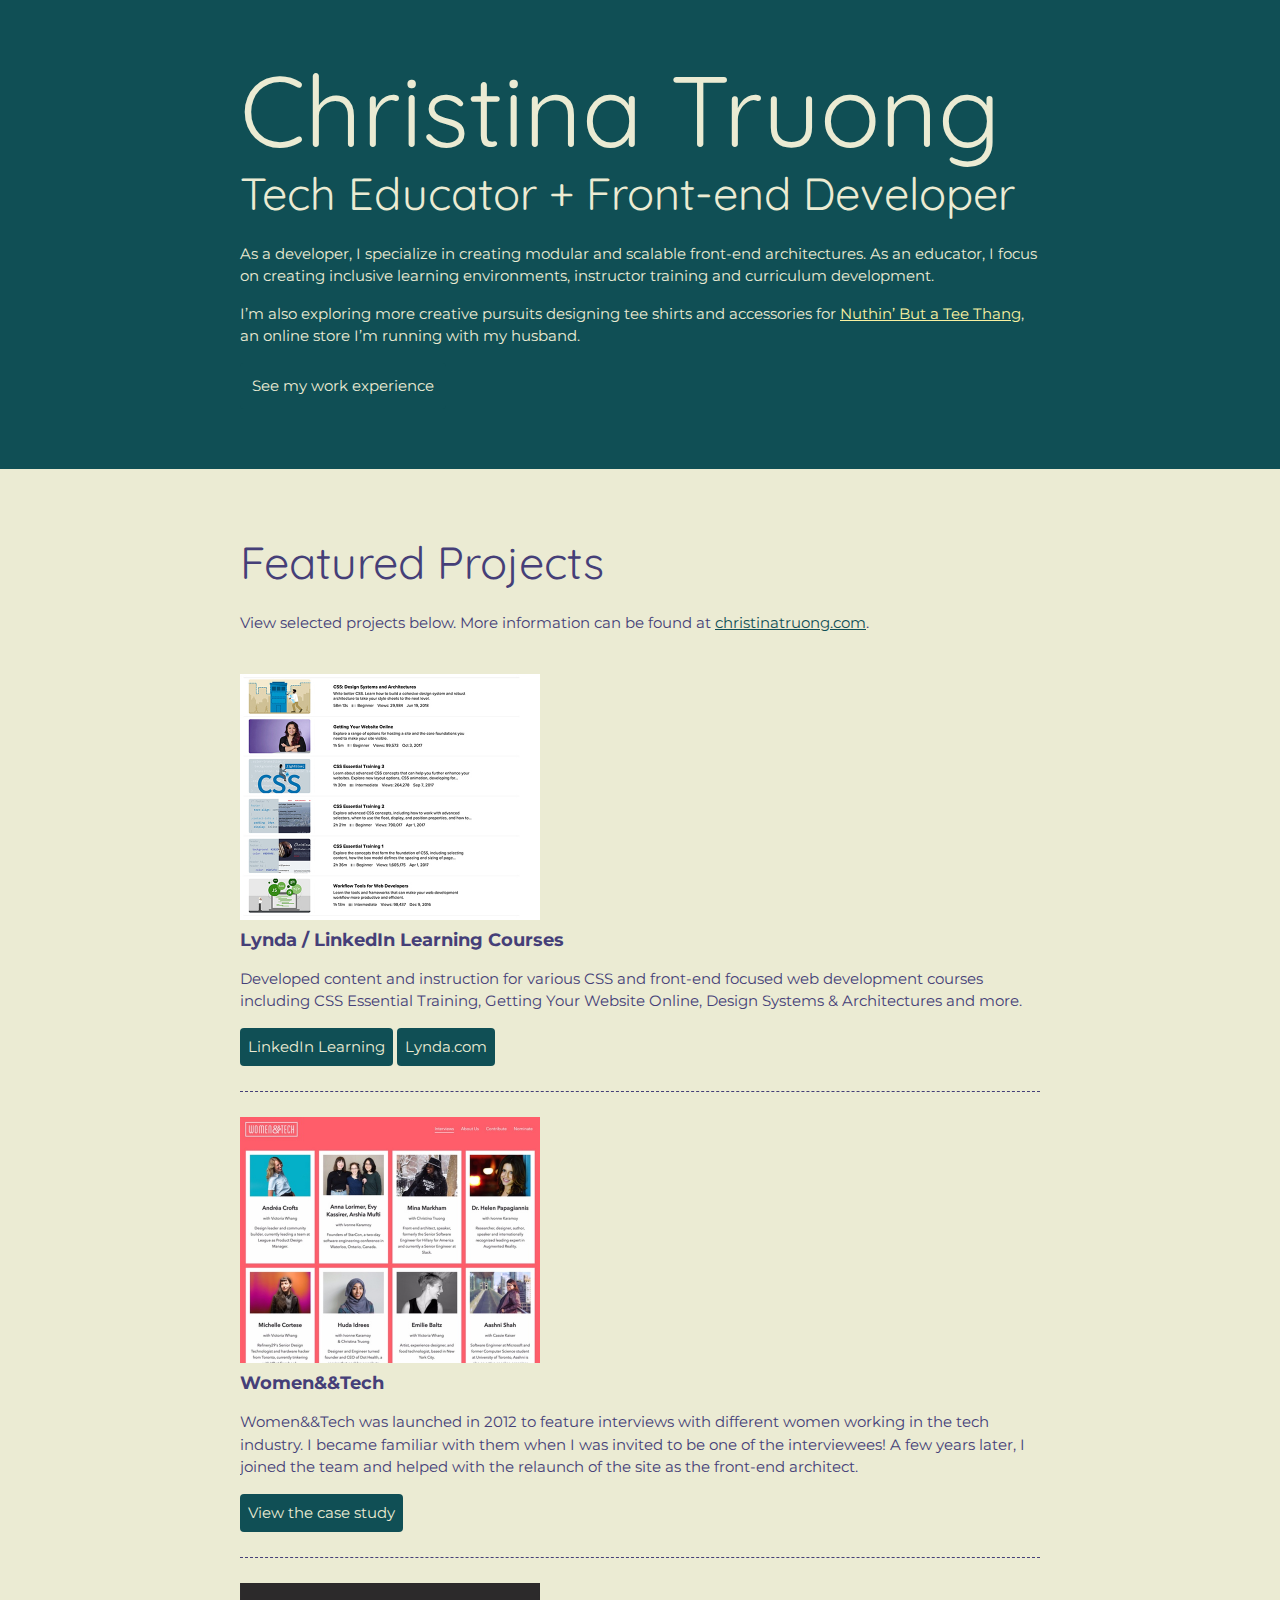
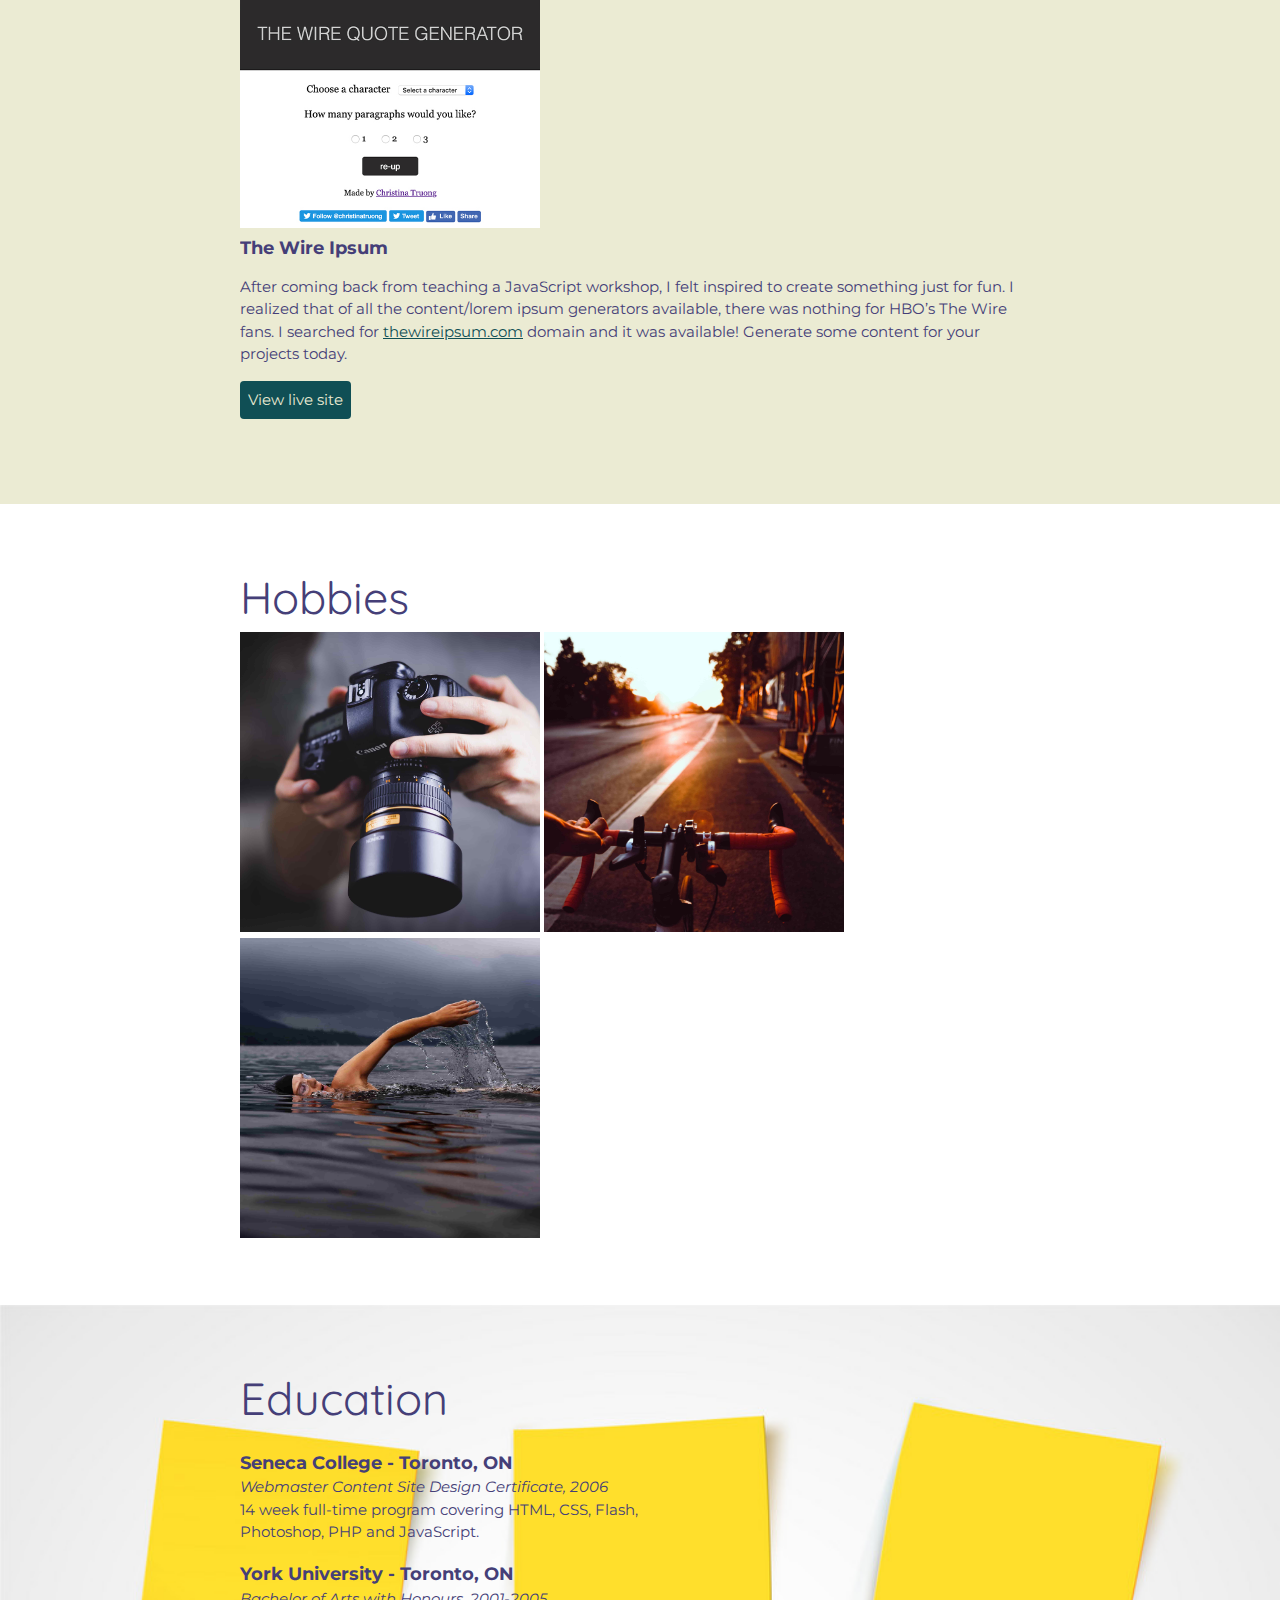
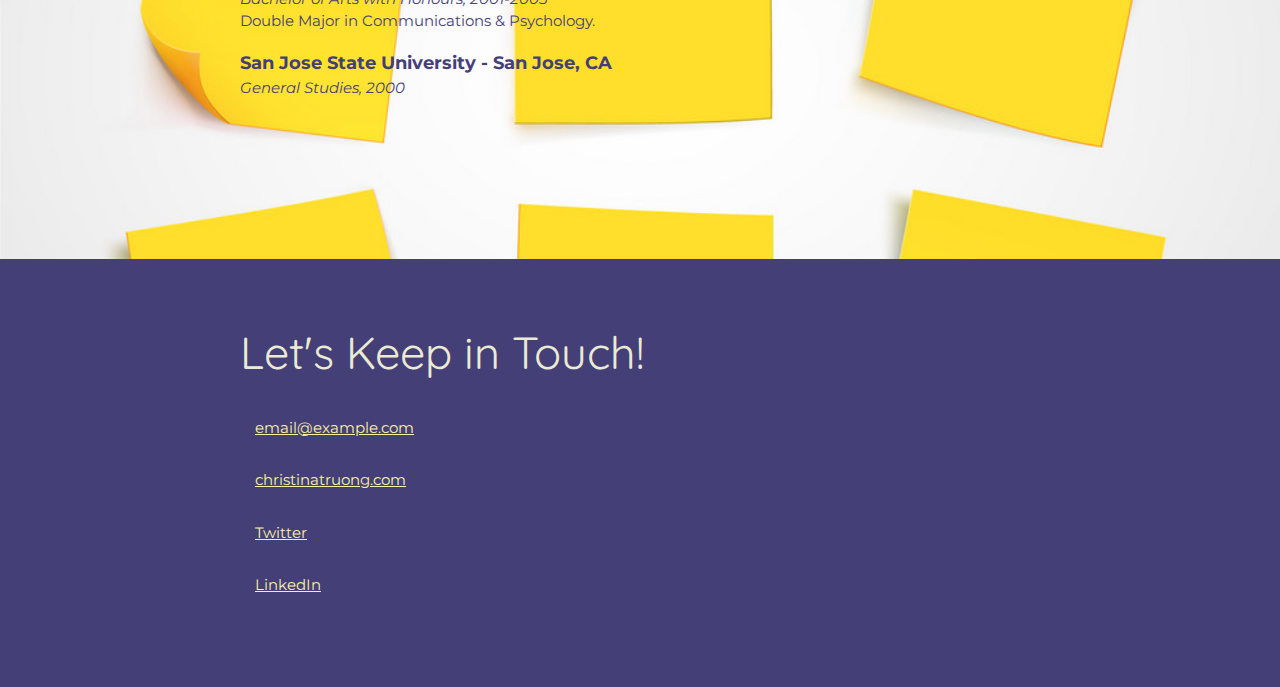
<file: index.html>
<!DOCTYPE html>
<html lang="en">
  <head>
    <meta charset="UTF-8">
    <meta name="viewport" content="width=device-width, initial-scale=1.0">
    <title>Christina Truong, Tech Educator + Front-end Developer</title>
    <link href="https://fonts.googleapis.com/css?family=Caveat|Montserrat:400,600&display=swap" rel="stylesheet">
    <link href="https://fonts.googleapis.com/css?family=Quicksand&display=swap" rel="stylesheet">
    <link rel="stylesheet" href="css/styles.css">
  </head>
  <body>
    <main>
      <!-- ***************  ABOUT / PROFILE  **************** -->
      <header>
        <div class="content-wrap">
          <h1>Christina Truong</h1>
          <h2>Tech Educator + Front-end Developer</h2>

          <p>As a developer, I specialize in creating modular and scalable front-end architectures. As an educator, I focus on creating inclusive learning environments, instructor training and curriculum development.</p>
          <p>I’m also exploring more creative pursuits designing tee shirts and accessories for <a href="http://teethang.com" target="_blank">Nuthin’ But a Tee Thang</a>, an online store I’m running with my husband.</p>
          <a class="btn-workexp" href="workexp.html">See my work experience</a>
        </div>
      </header>

      <!-- ************ PROJECTS / PORTFOLIO  ************** -->
      <section class="projects">
        <div class="content-wrap divider">
          <h2>Featured Projects</h2>
          <p>View selected projects below. More information can be found at <a href="http://christinatruong.com">christinatruong.com</a>.</p>

          <!-- Project 1 -->
          <section class="project-item">
            <img src="images/project-courses.jpg" alt="Lynda & LinkedIn Learning course list">
            <h3>Lynda / LinkedIn Learning Courses</h3>
            <p>Developed content and instruction for various CSS and front-end focused web development courses including CSS Essential Training, Getting Your Website Online, Design Systems & Architectures and more.</p>
            <a class="btn" href="https://www.linkedin.com/learning/instructors/christina-truong?u=2125562" target="_blank">LinkedIn Learning</a>
            <a class="btn" href="https://www.lynda.com/Christina-Truong/7842227-1.html">Lynda.com</a>
          </section>

          <!-- Project 2 -->
          <section class="project-item">
            <img src="images/project-women-tech.jpg" alt="Women and Tech website">
            <h3>Women&&Tech</h3>
            <p>Women&&Tech was launched in 2012 to feature interviews with different women working in the tech industry. I became familiar with them when I was invited to be one of the interviewees! A few years later, I joined the team and helped with the relaunch of the site as the front-end architect.</p>
            <a class="btn" href="http://christinatruong.com/projects/women-and-tech-redesign.html" target="_blank">View the case study</a>
          </section>

          <!-- Project 3 -->
          <section class="project-item">
            <img src="images/project-wire-ipsum.jpg" alt="The Wire Ipsum website">
            <h3>The Wire Ipsum</h3>
            <p>After coming back from teaching a JavaScript workshop, I felt inspired to create something just for fun. I realized that of all the content/lorem ipsum generators available, there was nothing for HBO’s The Wire fans. I searched for <a href="http://thewireipsum.com" target="_blank">thewireipsum.com</a> domain and it was available! Generate some content for your projects today.</p>
            <a class="btn" href="http://thewireipsum.com" target="_blank">View live site</a>
          </section>
        </div>
      </section>

      <!-- ****************  HOBBIES  ******************** -->
      <section class="hobbies">
        <div class="content-wrap divider">
          <h2>Hobbies</h2>
          <a href="https://images.unsplash.com/photo-1520390138845-fd2d229dd553?ixlib=rb-1.2.1&ixid=eyJhcHBfaWQiOjEyMDd9&auto=format&fit=crop&w=2978&q=80" target="_blank"> <img class="img-hobby" src="images/photography.jpg" alt="Photography"></a>
          <a href="https://images.unsplash.com/photo-1475666675596-cca2035b3d79?ixlib=rb-1.2.1&ixid=eyJhcHBfaWQiOjEyMDd9&auto=format&fit=crop&w=1950&q=80" target="_blank"> <img class="img-hobby" src="images/cycling.jpg" alt="Cycling"></a>
          <a href="https://images.unsplash.com/photo-1438029071396-1e831a7fa6d8?ixlib=rb-1.2.1&ixid=eyJhcHBfaWQiOjEyMDd9&auto=format&fit=crop&w=3092&q=80" target="_blank"> <img class="img-hobby" src="images/swimming.jpg" alt="Swimming"></a>
        </div>

      </section>
      

      <!-- *************  EDUCATION & CERTIFICATIONS *********** -->
      <section class="education">
        <div class="content-wrap item-details">
          <h2>Education</h2>

          <section>
            <h3>Seneca College - Toronto, ON</h3>
            <p>Webmaster Content Site Design Certificate, 2006</p>
            <p>14 week full-time program covering HTML, CSS, Flash, Photoshop, PHP and JavaScript.</p>
          </section>

          <section>
            <h3>York University - Toronto, ON</h3>
            <p>Bachelor of Arts with Honours, 2001-2005</p>
            <p>Double Major in Communications & Psychology.</p>
          </section>

          <section>
            <h3>San Jose State University - San Jose, CA</h3>
            <p>General Studies, 2000</p>
          </section>
        </div>
      </section>

      <!-- ************  CONTACT INFO / SOCIAL MEDIA  ************ -->
      <footer>
        <div class="content-wrap">
          <h2>Let's Keep in Touch!</h2>

          <!-- Social media and contact links. Add or remove any networks. -->
          <ul class="contact-list">
            <li><a href="mailto:email@example.com">email@example.com</a></li>
            <li><a href="http://christinatruong.com" target="_blank">christinatruong.com</a></li>
            <li><a href="http://twitter.com/christinatruong" target="_blank">Twitter</a></li>
            <li><a href="#" target="_blank">LinkedIn</a></li>
          </ul>
        </div>
      </footer>
    </main>
  </body>
</html>
</file>
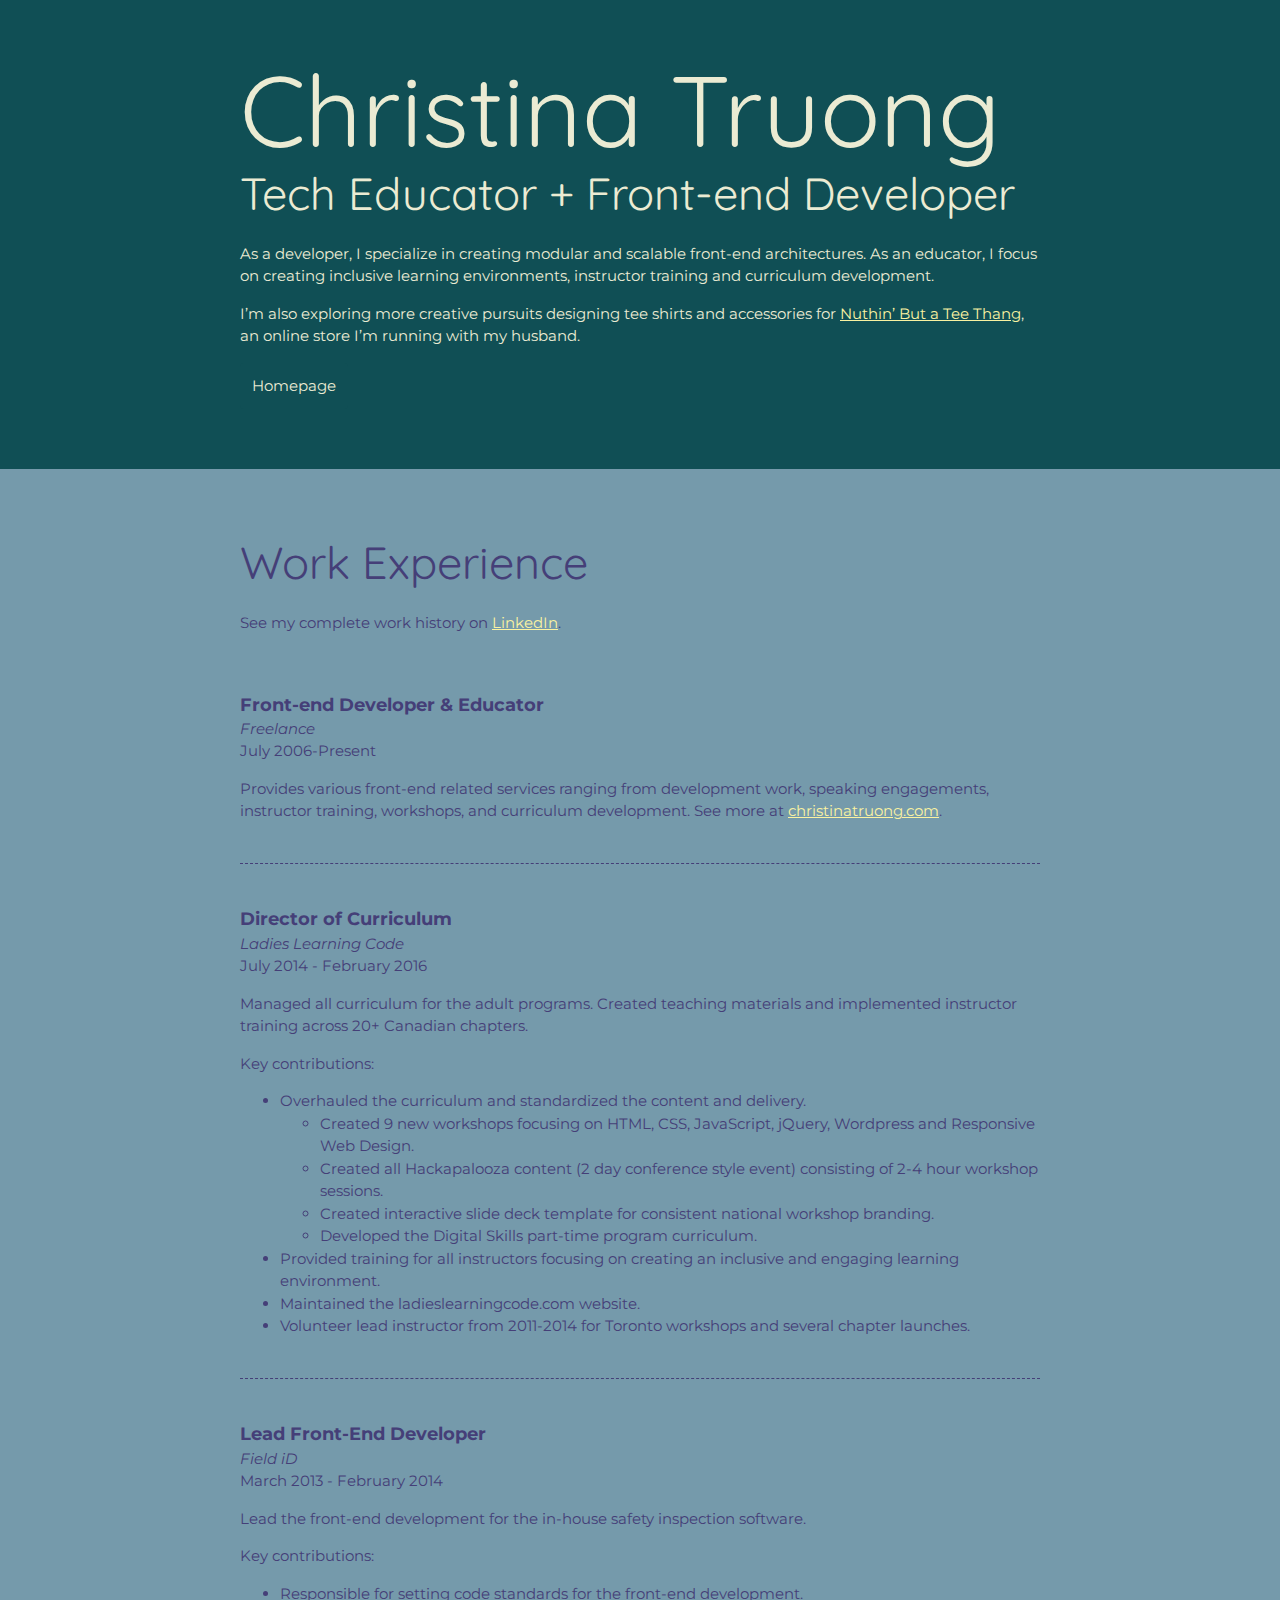
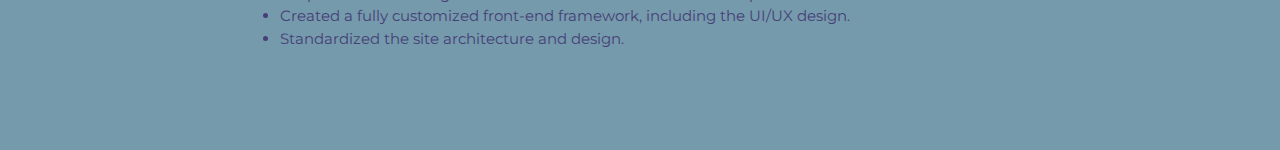
<file: workexp.html>
<!DOCTYPE html>
<html lang="en">
  <head>
    <meta charset="UTF-8">
    <meta name="viewport" content="width=device-width, initial-scale=1.0">
    <title>Christina Truong, Tech Educator + Front-end Developer</title>
    <link href="https://fonts.googleapis.com/css?family=Caveat|Montserrat:400,600&display=swap" rel="stylesheet">
    <link href="https://fonts.googleapis.com/css?family=Quicksand&display=swap" rel="stylesheet">
    <link rel="stylesheet" href="css/styles.css">
  </head>
  <body>
    <main>
      <!-- ***************  ABOUT / PROFILE  **************** -->
      <header>
        <div class="content-wrap">
          <h1>Christina Truong</h1>
          <h2>Tech Educator + Front-end Developer</h2>

          <p>As a developer, I specialize in creating modular and scalable front-end architectures. As an educator, I focus on creating inclusive learning environments, instructor training and curriculum development.</p>
          <p>I’m also exploring more creative pursuits designing tee shirts and accessories for <a href="http://teethang.com" target="_blank">Nuthin’ But a Tee Thang</a>, an online store I’m running with my husband.</p>
          <a class="btn-workexp" href="index.html">Homepage</a>
        </div>
      </header>
      <section class="work-experience">
        <div class="content-wrap item-details divider">
          <h2>Work Experience</h2>
          <p>See my complete work history on <a href="https://www.linkedin.com/in/christinatruong/">LinkedIn</a>.</p>


          <!-- Job 1 -->
          <section class="job-item">
            <div class="job-details">
              <h3>Front-end Developer & Educator</h3>
              <p>Freelance</p>
              <p>July 2006-Present</p>
            </div>
            <div class="job-summary">
              <p>Provides various front-end related services ranging from development work, speaking engagements, instructor training, workshops, and curriculum development. See more at  <a href="http://christinatruong.com">christinatruong.com</a>.</p>
            </div>
          </section>

          <!-- Job 2 -->
          <section class="job-item">
            <div class="job-details">
              <h3>Director of Curriculum</h3>
              <p>Ladies Learning Code</p>
              <p>July 2014 - February 2016</p>
            </div>
            <div class="job-summary">
              <p>Managed all curriculum for the adult programs. Created teaching materials and implemented instructor training across 20+ Canadian chapters.</p>
              <p>Key contributions:</p>
              <ul>
                <li>Overhauled the curriculum and standardized the content and delivery.
                  <ul>
                    <li>Created 9 new workshops focusing on HTML, CSS, JavaScript, jQuery, Wordpress and Responsive Web Design.</li>
                    <li>Created all Hackapalooza content (2 day conference style event) consisting of 2-4 hour workshop sessions.</li>
                    <li>Created interactive slide deck template for consistent national workshop branding.</li>
                    <li>Developed the Digital Skills part-time program curriculum.</li>
                  </ul>
                </li>
                <li>Provided training for all instructors focusing on creating an inclusive and engaging learning environment.</li>
                <li>Maintained the ladieslearningcode.com website.</li>
                <li>Volunteer lead instructor from 2011-2014 for Toronto workshops and several chapter launches.</li>
              </ul>
            </div>
          </section>

          <!-- Job 3 -->
          <section class="job-item">
            <div class="job-details">
              <h3>Lead Front-End Developer</h3>
              <p>Field iD</p>
              <p>March 2013 - February 2014</p>
            </div>
            <div class="job-summary">
              <p>Lead the front-end development for the in-house safety inspection software.</p>
              <p>Key contributions:</p>
              <ul>
                <li>Responsible for setting code standards for the front-end development.</li>
                <li>Created a fully customized front-end framework, including the UI/UX design.</li>
                <li>Standardized the site architecture and design.</li>
              </ul>
            </div>
          </section>
        </div>
      </section>
  </main>
</body>
</html>
</file>
<file: css/styles.css>
/*
COLOR PALETTE
https://coolors.co/f7fff7-343434-2f3061-ffe66d-a1c6d7
#F7FFF7 - almost white
#343434 - dark gray - almost black
#2F3061 - blue dark
#FFE66D - yellow
#A1C6D7 - blue light

453F78
104F55
759AAB
FAF2A1
EBEBD3
*/


/* Global styles
------------------------------------*/
html {
  box-sizing: border-box;
}
*, *:before, *:after {
  box-sizing: inherit;
}

body {
  color: #453F78;
  margin: 0;
  padding: 0;
  font-family: 'Montserrat', sans-serif;
  font-size: 15px;
  line-height: 1.5;
}
img {
  width: 300px;
}
a {
  color: #FAF2A1;
}
a:hover {
  text-decoration: none;
}
h1 {
  font-size: 100px;
  line-height: 1;
}
h2 {
  font-size: 45px;
}
h1, h2 {
  font-family: 'Quicksand', sans-serif;
  font-weight: 400;
  margin: 0;
}
.content-wrap {
  max-width: 800px;
  width: 85%;
  margin: 0 auto;
  padding: 60px 0;
}
h3 {
  margin-bottom: 0;
}
.item-details h3 + p {
  font-style: italic;
}
.item-details h3 ~ p {
  margin: 0;
}
.divider > section {
  border-bottom: 1px dashed #453F78;
  padding: 25px 0;
}
.divider > section:last-of-type {
  border-bottom: none;
}


/* Profile
------------------------------------*/
header {
  background: #104F55;
  color: #EBEBD3;
}


/* Projects
------------------------------------*/
.projects {
  background: #EBEBD3;
}
.projects a {
  color: #104F55;
}
.projects .btn {
  color: #EBEBD3;
  background: #104F55;
  text-decoration: none;
  padding: 8px;
  border-radius: 4px;
  display: inline-block;
}
.projects .btn:hover {
  background: rgba(47, 48, 97, 80%);
}
.project-item {
  overflow: hidden;
}
.project-item h3 {
  margin-top: 0;
}


/* Work Experience
------------------------------------*/
.work-experience {
  background: #759AAB;
}

.btn-workexp {
  color: #EBEBD3;
  background: #104F55;
  text-decoration: none;
  padding: 12px;
  border-radius: 4px;
  display: inline-block;
}
.btn-workexp:hover {
  background: rgba(47, 48, 97, 80%);
}

/* Hobbies
------------------------------------*/
.img-hobby{
  width: 300px;
  height: 300px;
  object-fit:cover;
}
.img-hobby:hover{
  width: 350px;
  height: 350px;
  object-fit:cover;
}


/* Education
------------------------------------*/
.education {
  background-image: url(../images/yellow-paper-notes-post-it-note-vector-17514503.jpg);
  background-size: cover;
  background-position: top right;
  padding-bottom: 100px;
}
.education p {
  width: 60%;
}


/* Contact Info
------------------------------------*/
footer {
  background: #453F78;
  color: #EBEBD3;
}
.contact-list {
  list-style-type: none;
  padding: 0;
}
.contact-list a {
  padding: 15px;
  display: inline-block;
}
</file>
